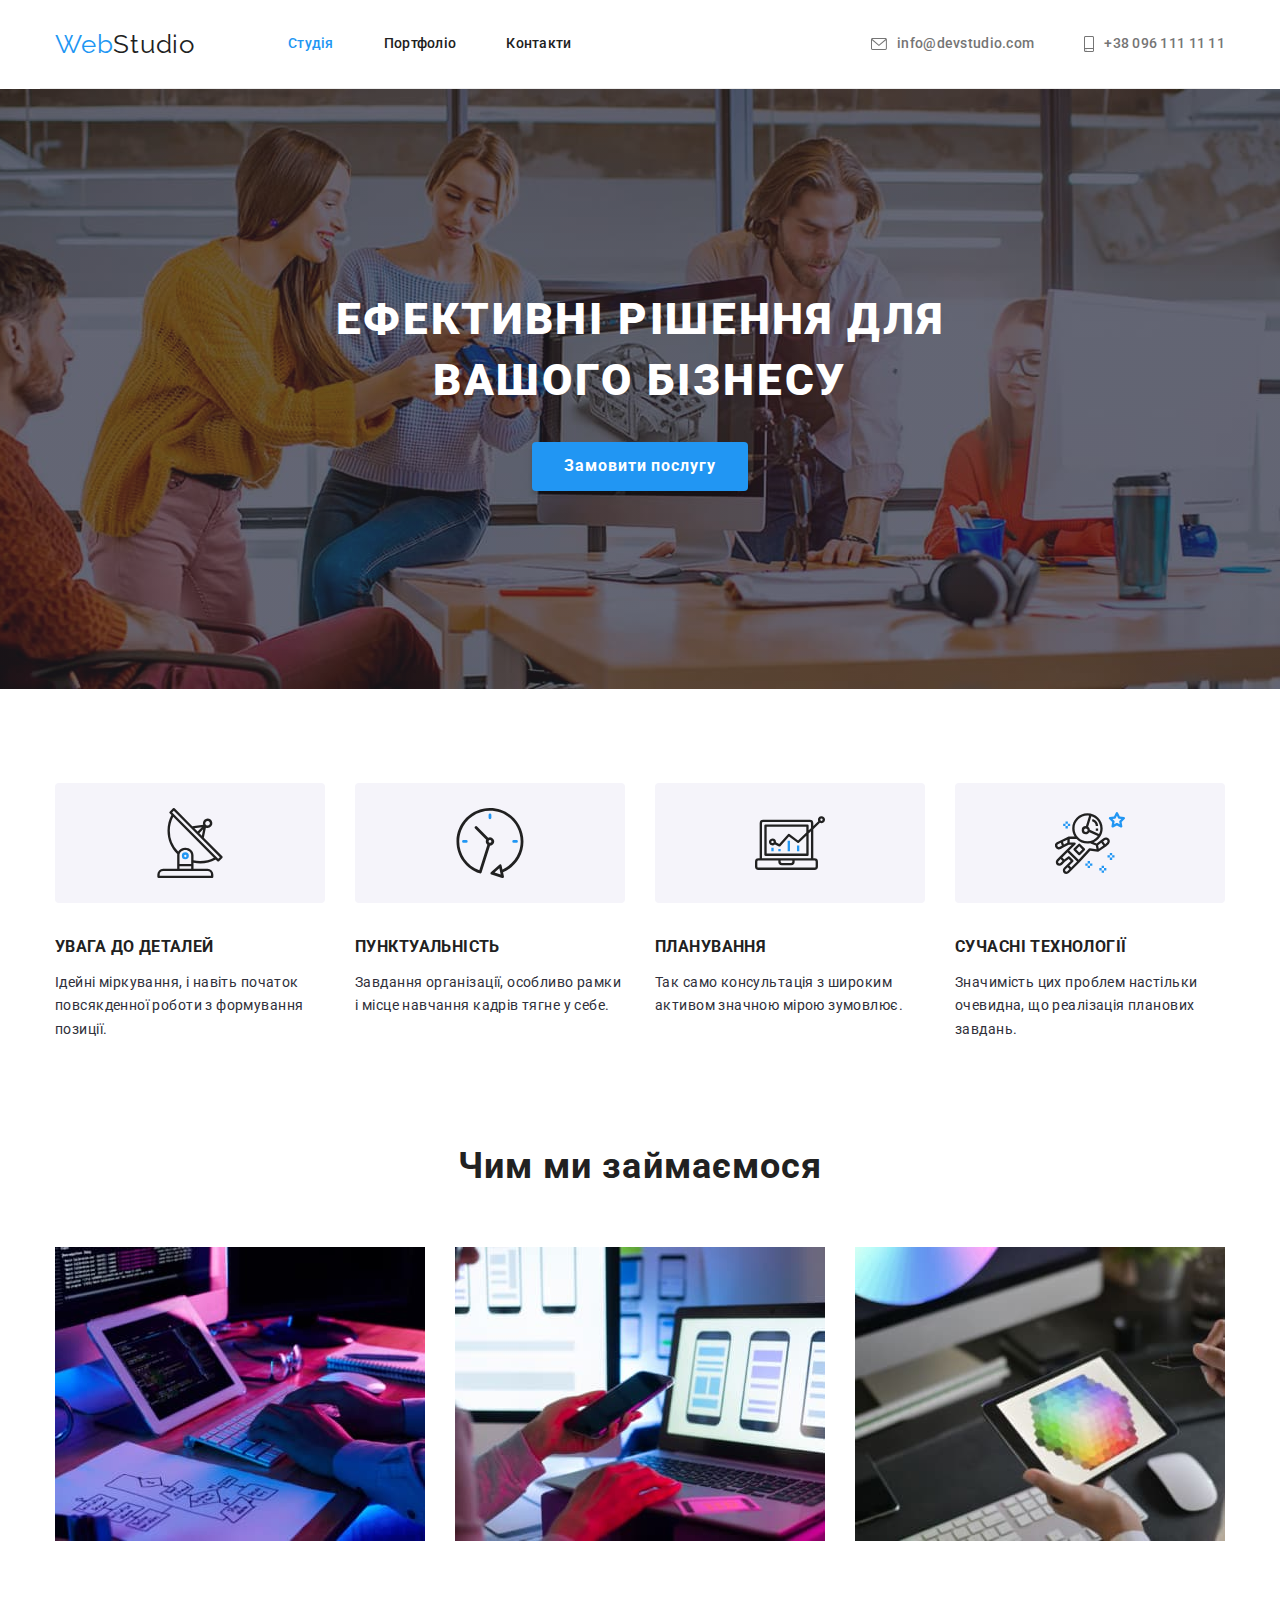
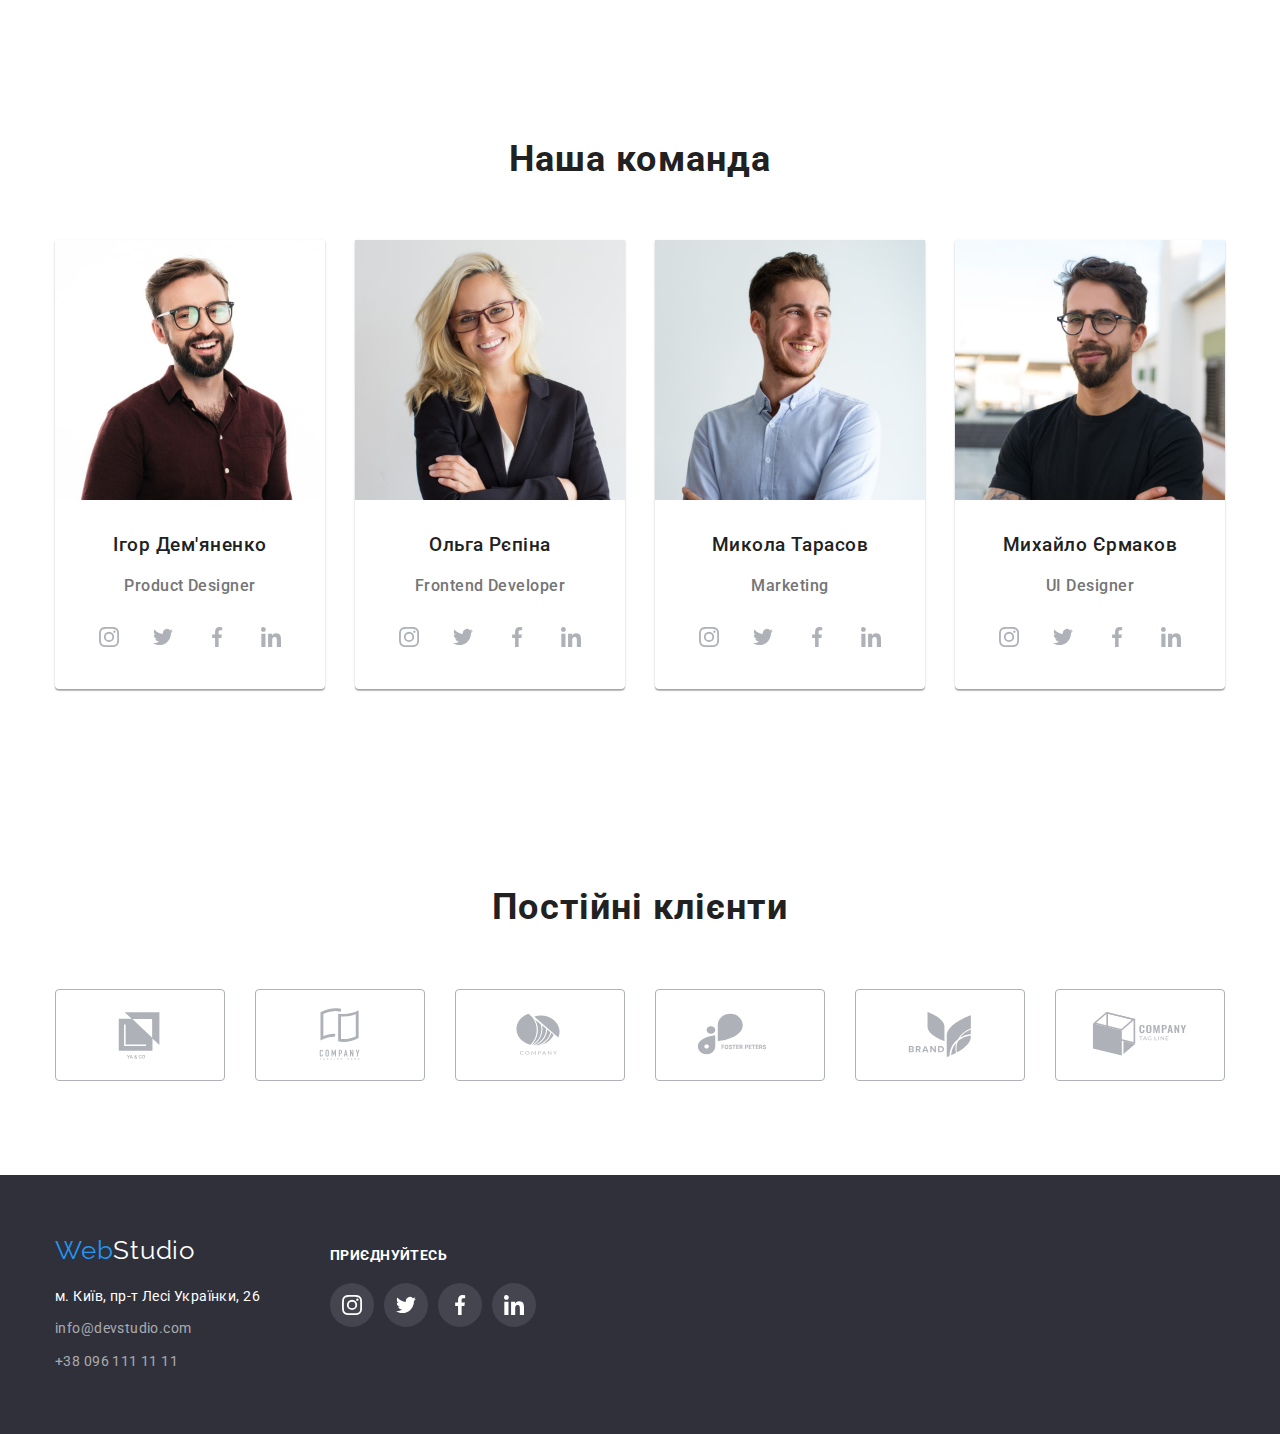
<file: index.html>
<!DOCTYPE html>
<html lang="uk">
  <head>
    <meta charset="UTF-8" />
    <meta name="viewport" content="width=device-width, initial-scale=1.0" />
    <title>WebStudio</title>
    <link
      rel="stylesheet"
      href="https://cdnjs.cloudflare.com/ajax/libs/modern-normalize/1.0.0/modern-normalize.min.css"
    />
    <link />
    <link
      href="https://fonts.googleapis.com/css2?family=Raleway:wght@700&family=Roboto:wght@400;500;700;900&display=swap"
      rel="stylesheet"
    />
    <link rel="stylesheet" href="./css/styles.css" />
  </head>
  <body>
    <header>
      <div class="container main-nav">
        <a href="./index.html" class="logo">
          <span class="logo-title">Web</span>Studio
        </a>
        <nav>
          <ul class="site-nav list">
            <li class="item">
              <a href="./index.html" class="link current">Студія</a>
            </li>
            <li class="item">
              <a href="./portfolio.html" class="link">Портфоліо</a>
            </li>
            <li class="item"><a href="" class="link">Контакти</a></li>
          </ul>
        </nav>
        <ul class="contacts list">
          <li class="item">
            <a href="mailto:info@devstudio.com" class="link">
              <svg class="icon-mail" width="16" height="16">
                <use href="./images/icons.svg#icon-mail"></use>
              </svg>
              <span>info@devstudio.com</span></a
            >
          </li>
          <li class="item">
            <a href="tel:+380961111111" class="link">
              <svg class="icon-phone" width="10" height="16">
                <use href="./images/icons.svg#icon-smartphone"></use>
              </svg>
              <span>+38 096 111 11 11</span></a
            >
          </li>
        </ul>
      </div>
    </header>
    <main>
      <!--Герой-->
      <section class="hero overlay">
        <h1 class="title">
          Ефективні рішення для <br />
          вашого бізнесу
        </h1>
        <button type="button" class="button">Замовити послугу</button>
      </section>

      <!--Переваги-->
      <section class="advantages section">
        <!-- <h2>Переваги компанії</h2> -->
        <div class="container">
          <ul class="list">
            <li class="item">
              <div class="advantages-icon">
                <svg class="icon-antenna" width="70" height="70">
                  <use href="./images/icons.svg#icon-antenna"></use>
                </svg>
              </div>
              <h3 class="title">УВАГА ДО ДЕТАЛЕЙ</h3>
              <p class="text">
                Ідейні міркування, і навіть початок повсякденної роботи з
                формування позиції.
              </p>
            </li>
            <li class="item">
              <div class="advantages-icon">
                <svg class="icon-clock" width="70" height="70">
                  <use href="./images/icons.svg#icon-clock"></use>
                </svg>
              </div>
              <h3 class="title">ПУНКТУАЛЬНІСТЬ</h3>
              <p class="text">
                Завдання організації, особливо рамки і місце навчання кадрів
                тягне у себе.
              </p>
            </li>
            <li class="item">
              <div class="advantages-icon">
                <svg class="icon-diagram" width="70" height="70">
                  <use href="./images/icons.svg#icon-diagram"></use>
                </svg>
              </div>
              <h3 class="title">ПЛАНУВАННЯ</h3>
              <p class="text">
                Так само консультація з широким активом значною мірою зумовлює.
              </p>
            </li>
            <li class="item">
              <div class="advantages-icon">
                <svg class="icon-astronaut" width="70" height="70">
                  <use href="./images/icons.svg#icon-astronaut"></use>
                </svg>
              </div>
              <h3 class="title">СУЧАСНІ ТЕХНОЛОГІЇ</h3>
              <p class="text">
                Значимість цих проблем настільки очевидна, що реалізація
                планових завдань.
              </p>
            </li>
          </ul>
        </div>
      </section>

      <!--Чим займаємось-->
      <section class="activity">
        <div class="container">
          <h2 class="title">Чим ми займаємося</h2>
          <ul class="list">
            <li class="item">
              <img
                src="./images/box1.jpg"
                alt="Процес роботи за комп'ютером"
                width="370"
                height="294"
              />
            </li>
            <li class="item">
              <img
                src="./images/box2.jpg"
                alt="Процес роботи за комп'ютером"
                width="370"
                height="294"
              />
            </li>
            <li class="item">
              <img
                src="./images/box3.jpg"
                alt="Процес роботи за комп'ютером"
                width="370"
                height="294"
              />
            </li>
          </ul>
        </div>
      </section>

      <!--Наша команда-->
      <section class="team section">
        <div class="container">
          <h2 class="title">Наша команда</h2>
          <ul class="list">
            <li class="team-item">
              <img
                class="team-img"
                src="./images/photo1.jpg"
                alt="Фото Ігоря Дем'яненко"
                width="270"
                height="260"
              />
              <h3 class="title-h3">Ігор Дем'яненко</h3>
              <p lang="en" class="text">Product Designer</p>
              <ul class="team-links">
                <li class="item">
                  <a href="" class="link">
                    <svg class="icon-instagram" width="20" height="20">
                      <use href="./images/icons.svg#icon-instagram"></use>
                    </svg>
                  </a>
                </li>
                <li class="item">
                  <a href="" class="link">
                    <svg class="icon-twitter" width="20" height="20">
                      <use href="./images/icons.svg#icon-twitter"></use>
                    </svg>
                  </a>
                </li>
                <li class="item">
                  <a href="" class="link">
                    <svg class="icon-facebook" width="20" height="20">
                      <use href="./images/icons.svg#icon-facebook"></use>
                    </svg>
                  </a>
                </li>
                <li class="item">
                  <a href="" class="link">
                    <svg class="icon-linkedin" width="20" height="20">
                      <use href="./images/icons.svg#icon-linkedin"></use>
                    </svg>
                  </a>
                </li>
              </ul>
            </li>
            <li class="team-item">
              <img
                class="team-img"
                src="./images/photo2.jpg"
                alt="Фото Ольги Рєпіної"
                width="270"
                height="260"
              />
              <h3 class="title-h3">Ольга Рєпіна</h3>
              <p lang="en" class="text">Frontend Developer</p>
              <ul class="team-links">
                <li class="item">
                  <a href="" class="link">
                    <svg class="icon-instagram" width="20" height="20">
                      <use href="./images/icons.svg#icon-instagram"></use>
                    </svg>
                  </a>
                </li>
                <li class="item">
                  <a href="" class="link">
                    <svg class="icon-twitter" width="20" height="20">
                      <use href="./images/icons.svg#icon-twitter"></use>
                    </svg>
                  </a>
                </li>
                <li class="item">
                  <a href="" class="link">
                    <svg class="icon-facebook" width="20" height="20">
                      <use href="./images/icons.svg#icon-facebook"></use>
                    </svg>
                  </a>
                </li>
                <li class="item">
                  <a href="" class="link">
                    <svg class="icon-linkedin" width="20" height="20">
                      <use href="./images/icons.svg#icon-linkedin"></use>
                    </svg>
                  </a>
                </li>
              </ul>
            </li>
            <li class="team-item">
              <img
                class="team-img"
                src="./images/photo3.jpg"
                alt="Фото Миколи Тарасова"
                width="270"
                height="260"
              />
              <h3 class="title-h3">Микола Тарасов</h3>
              <p lang="en" class="text">Marketing</p>
              <ul class="team-links">
                <li class="item">
                  <a href="" class="link">
                    <svg class="icon-instagram" width="20" height="20">
                      <use href="./images/icons.svg#icon-instagram"></use>
                    </svg>
                  </a>
                </li>
                <li class="item">
                  <a href="" class="link">
                    <svg class="icon-twitter" width="20" height="20">
                      <use href="./images/icons.svg#icon-twitter"></use>
                    </svg>
                  </a>
                </li>
                <li class="item">
                  <a href="" class="link">
                    <svg class="icon-facebook" width="20" height="20">
                      <use href="./images/icons.svg#icon-facebook"></use>
                    </svg>
                  </a>
                </li>
                <li class="item">
                  <a href="" class="link">
                    <svg class="icon-linkedin" width="20" height="20">
                      <use href="./images/icons.svg#icon-linkedin"></use>
                    </svg>
                  </a>
                </li>
              </ul>
            </li>
            <li class="team-item">
              <img
                class="team-img"
                src="./images/photo4.jpg"
                alt="Фото Михайла Єрмакова"
                width="270"
                height="260"
              />
              <h3 class="title-h3">Михайло Єрмаков</h3>
              <p lang="en" class="text">UI Designer</p>
              <ul class="team-links">
                <li class="item">
                  <a href="" class="link">
                    <svg class="icon-instagram" width="20" height="20">
                      <use href="./images/icons.svg#icon-instagram"></use>
                    </svg>
                  </a>
                </li>
                <li class="item">
                  <a href="" class="link">
                    <svg class="icon-twitter" width="20" height="20">
                      <use href="./images/icons.svg#icon-twitter"></use>
                    </svg>
                  </a>
                </li>
                <li class="item">
                  <a href="" class="link">
                    <svg class="icon-facebook" width="20" height="20">
                      <use href="./images/icons.svg#icon-facebook"></use>
                    </svg>
                  </a>
                </li>
                <li class="item">
                  <a href="" class="link">
                    <svg class="icon-linkedin" width="20" height="20">
                      <use href="./images/icons.svg#icon-linkedin"></use>
                    </svg>
                  </a>
                </li>
              </ul>
            </li>
          </ul>
        </div>
      </section>
      <section class="clients section">
        <div class="container">
          <h2 class="title">Постійні клієнти</h2>
          <ul class="clients-list">
            <li class="item">
              <a href="" class="link">
                <svg class="icon-clien-1" width="106" height="60">
                  <use href="./images/icons.svg#icon-logo-1"></use>
                </svg>
              </a>
            </li>
            <li class="item">
              <a href="" class="link">
                <svg class="icon-clien-2" width="106" height="60">
                  <use href="./images/icons.svg#icon-logo-2"></use>
                </svg>
              </a>
            </li>
            <li class="item">
              <a href="" class="link">
                <svg class="icon-clien-3" width="106" height="60">
                  <use href="./images/icons.svg#icon-logo-3"></use>
                </svg>
              </a>
            </li>
            <li class="item">
              <a href="" class="link">
                <svg class="icon-clien-4" width="106" height="60">
                  <use href="./images/icons.svg#icon-logo-4"></use>
                </svg>
              </a>
            </li>
            <li class="item">
              <a href="" class="link">
                <svg class="icon-clien-5" width="106" height="60">
                  <use href="./images/icons.svg#icon-logo-5"></use>
                </svg>
              </a>
            </li>
            <li class="item">
              <a href="" class="link">
                <svg class="icon-clien-6" width="106" height="60">
                  <use href="./images/icons.svg#icon-logo-6"></use>
                </svg>
              </a>
            </li>
          </ul>
        </div>
      </section>
    </main>
    <footer class="footer">
      <div class="container company-links">
        <div>
          <a href="./index.html" class="logo">
            <span class="logo-title">Web</span>Studio
          </a>
          <address class="adress">
            <ul class="list">
              <li class="item">
                <a
                  href="https://goo.gl/maps/QPhrkgnxsr3q7sDc9"
                  target="_blank"
                  rel="noopener noreferrer nofollow"
                  class="link-map"
                  >м. Київ, пр-т Лесі Українки, 26</a
                >
              </li>
              <li class="item">
                <a href="mailto:info@devstudio.com" class="link-contact"
                  >info@devstudio.com</a
                >
              </li>
              <li class="item">
                <a href="tel:+380961111111" class="link-contact"
                  >+38 096 111 11 11</a
                >
              </li>
            </ul>
          </address>
        </div>
        <div class="join">
          <h2 class="title">приєднуйтесь</h2>
          <ul class="sociallinks list">
            <li class="item">
              <a href="" class="link">
                <svg class="icon-instagram" width="20" height="20">
                  <use href="./images/icons.svg#icon-instagram"></use>
                </svg>
              </a>
            </li>
            <li class="item">
              <a href="" class="link">
                <svg class="icon-twitter" width="20" height="20">
                  <use href="./images/icons.svg#icon-twitter"></use>
                </svg>
              </a>
            </li>
            <li class="item">
              <a href="" class="link">
                <svg class="icon-facebook" width="20" height="20">
                  <use href="./images/icons.svg#icon-facebook"></use>
                </svg>
              </a>
            </li>
            <li class="item">
              <a href="" class="link">
                <svg class="icon-linkedin" width="20" height="20">
                  <use href="./images/icons.svg#icon-linkedin"></use>
                </svg>
              </a>
            </li>
          </ul>
        </div>
      </div>
        
    </footer>
  </body>
</html>
</file>
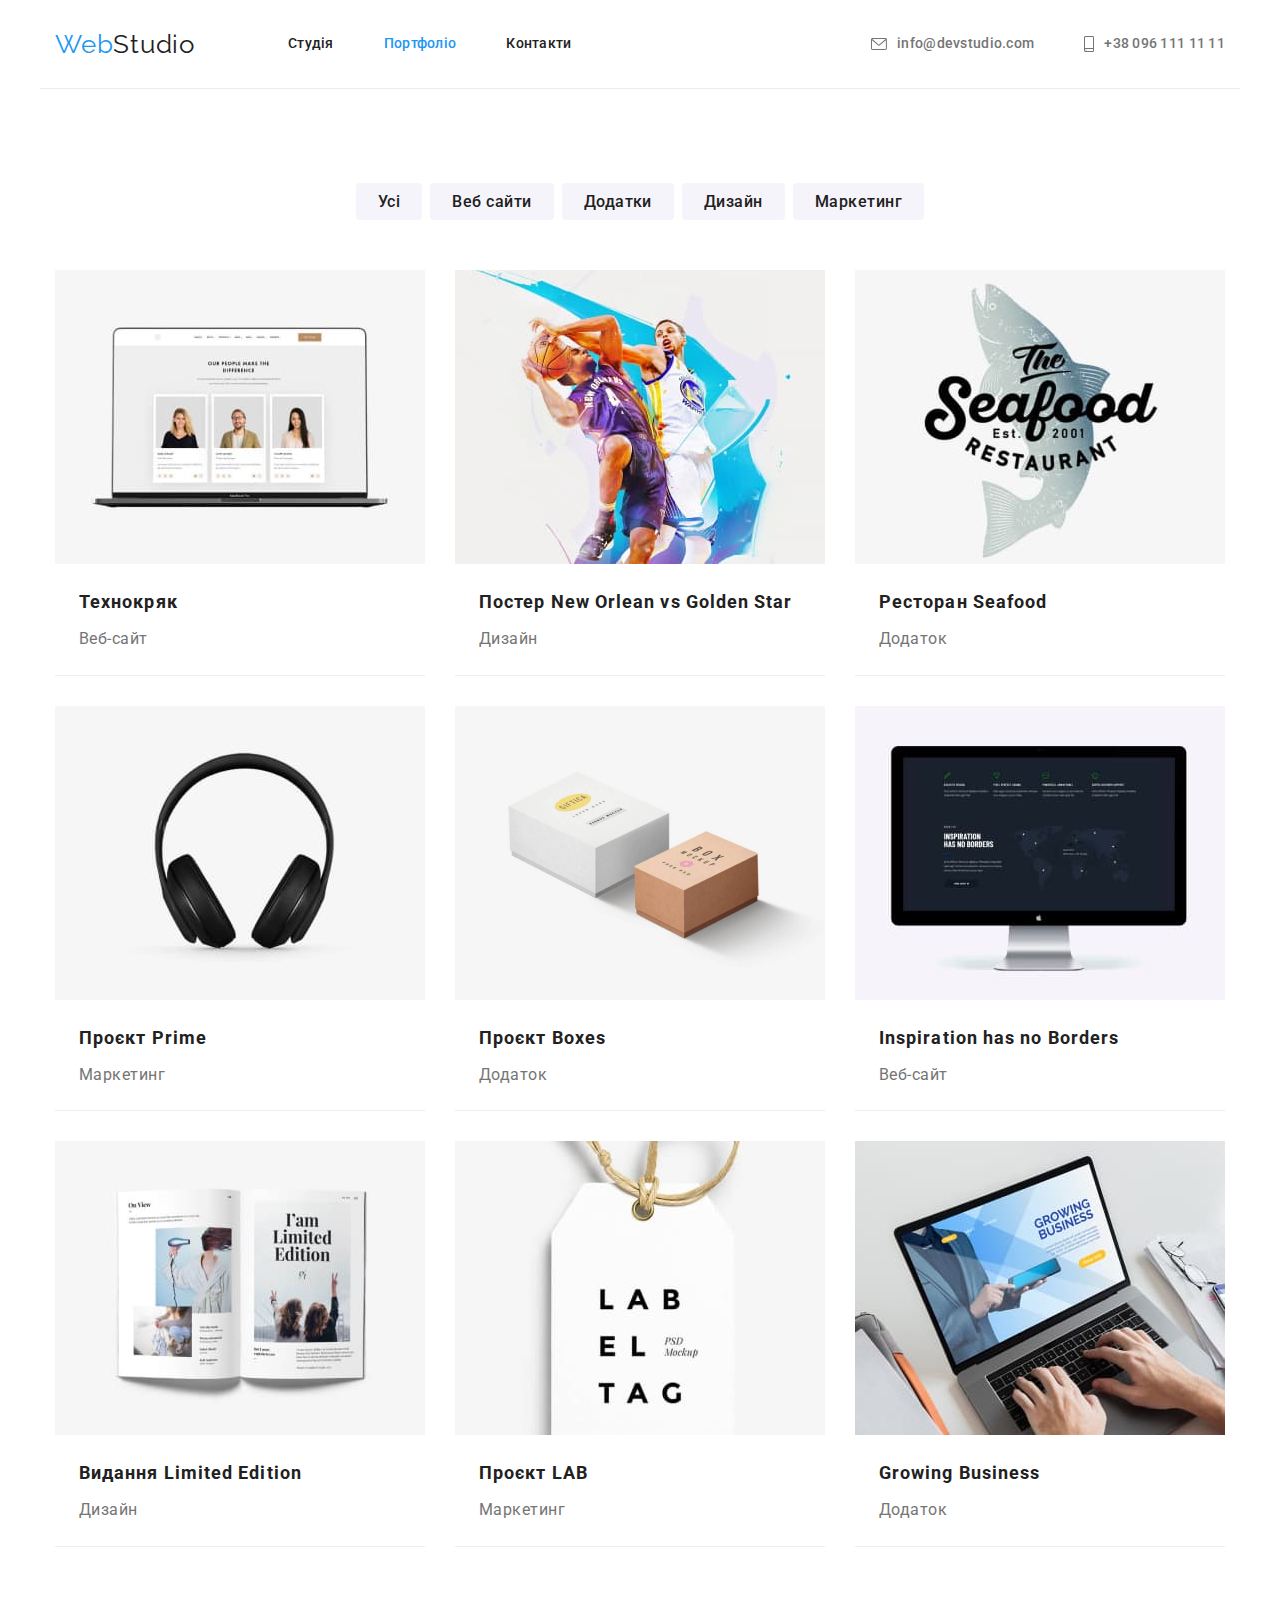
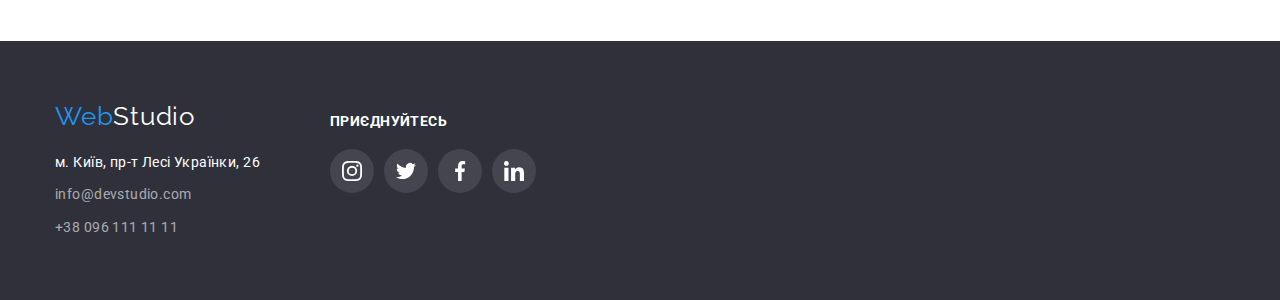
<file: portfolio.html>
<!DOCTYPE html>
<html lang="uk">
  <head>
    <meta charset="UTF-8" />
    <meta name="viewport" content="width=device-width, initial-scale=1.0" />
    <title>Portfolio</title>
    <link
      rel="stylesheet"
      href="https://cdnjs.cloudflare.com/ajax/libs/modern-normalize/1.0.0/modern-normalize.min.css"
    />
    <link
      href="https://fonts.googleapis.com/css2?family=Raleway:wght@700&family=Roboto:wght@400;500;700;900&display=swap"
      rel="stylesheet"
    />
    <link rel="stylesheet" href="./css/styles.css" />
  </head>
  <body>
    <header>
      <div class="container main-nav">
        <a href="./index.html" class="logo">
          <span class="logo-title">Web</span>Studio
        </a>
        <nav>
          <ul class="site-nav list">
            <li class="item">
              <a href="./index.html" class="link">Студія</a>
            </li>
            <li class="item">
              <a href="./portfolio.html" class="link current">Портфоліо</a>
            </li>
            <li class="item"><a href="" class="link">Контакти</a></li>
          </ul>
        </nav>
        <ul class="contacts list">
          <li class="item">
            <a href="mailto:info@devstudio.com" class="link">
              <svg class="icon-mail" width="16" height="16">
                <use href="./images/icons.svg#icon-mail"></use>
              </svg>
              <span>info@devstudio.com</span></a
            >
          </li>
          <li class="item">
            <a href="tel:+380961111111" class="link">
              <svg class="icon-phone" width="10" height="16">
                <use href="./images/icons.svg#icon-smartphone"></use>
              </svg>
              <span>+38 096 111 11 11</span></a
            >
          </li>
        </ul>
      </div>
    </header>

    <main>
      <!-- роботи -->
      <section class="works section">
        <div class="container">
          <!-- <h2>Фільтр робіт</h2> -->
          <ul class="works-list-button">
            <li class="item"><button type="button" class="button">Усі</button></li>
            <li class="item"><button type="button" class="button">Веб сайти</button></li>
            <li class="item"><button type="button" class="button">Додатки</button></li>
            <li class="item"><button type="button" class="button">Дизайн</button></li>
            <li class="item"><button type="button" class="button">Маркетинг</button></li>
          </ul>
          <ul class="list">
            <li class="works-item">
              <a href="" class="link">
                <img class="works-img"
                  src="./images/kryak.jpg"
                  alt="Монітор ноутбука"
                  width="370"
                  height="294"
                />
                <h3 class="title-h3">Технокряк</h3>
                <p class="text">Веб-сайт</p>
              </a>
            </li>
            <li class="works-item">
              <a href="" class="link">
                <img class="works-img"
                  src="./images/orlean-star.jpg"
                  alt="Гра в баскетбол"
                  width="370"
                  height="294"
                />
                <h3 class="title-h3">Постер New Orlean vs Golden Star</h3>
                <p class="text">Дизайн</p>
              </a>
            </li>
            <li class="works-item">
              <a href="" class="link">
                <img class="works-img"
                  src="./images/seafood.jpg"
                  alt="Лого рибного ресторану"
                  width="370"
                  height="294"
                />
                <h3 class="title-h3">Ресторан Seafood</h3>
                <p class="text">Додаток</p>
              </a>
            </li>
            <li class="works-item">
              <a href="" class="link">
                <img class="works-img"
                  src="./images/prime.jpg"
                  alt="Навушники"
                  width="370"
                  height="294"
                />
                <h3 class="title-h3">Проєкт Prime</h3>
                <p class="text">Маркетинг</p>
              </a>
            </li>
            <li class="works-item">
              <a href="" class="link">
                <img class="works-img"
                  src="./images/boxes.jpg"
                  alt="Дві корбки"
                  width="370"
                  height="294"
                />
                <h3 class="title-h3">Проєкт Boxes</h3>
                <p class="text">Додаток</p>
              </a>
            </li>
            <li class="works-item">
              <a href="" class="link">
                <img class="works-img"
                  src="./images/inspiration.jpg"
                  alt="Екран монітору"
                  width="370"
                  height="294"
                />
                <h3 class="title-h3">Inspiration has no Borders</h3>
                <p class="text">Веб-сайт</p>
              </a>
            </li>
            <li class="works-item">
              <a href="" class="link">
                <img class="works-img"
                  src="./images/limited-edition.jpg"
                  alt="Сторінки журналу"
                  width="370"
                  height="294"
                />
                <h3 class="title-h3">Видання Limited Edition</h3>
                <p class="text">Дизайн</p>
              </a>
            </li>
            <li class="works-item">
              <a href="" class="link">
                <img class="works-img"
                  src="./images/lab.jpg"
                  alt="Ярлик"
                  width="370"
                  height="294"
                />
                <h3 class="title-h3">Проєкт LAB</h3>
                <p class="text">Маркетинг</p>
              </a>
            </li>
            <li class="works-item">
              <a href="" class="link">
                <img class="works-img"
                  src="./images/growing-business.jpg"
                  alt="Сайт бізнес проєктів"
                  width="370"
                  height="294"
                />
                <h3 class="title-h3">Growing Business</h3>
                <p class="text">Додаток</p>
              </a>
            </li>
          </ul>
        </div>
      </section>
    </main>
    <footer class="footer">
      <div class="container company-links">
        <div>
          <a href="./index.html" class="logo">
            <span class="logo-title">Web</span>Studio
          </a>
          <address class="adress">
            <ul class="list">
              <li class="item">
                <a
                  href="https://goo.gl/maps/QPhrkgnxsr3q7sDc9"
                  target="_blank"
                  rel="noopener noreferrer nofollow"
                  class="link-map"
                  >м. Київ, пр-т Лесі Українки, 26</a
                >
              </li>
              <li class="item">
                <a href="mailto:info@devstudio.com" class="link-contact"
                  >info@devstudio.com</a
                >
              </li>
              <li class="item">
                <a href="tel:+380961111111" class="link-contact"
                  >+38 096 111 11 11</a
                >
              </li>
            </ul>
          </address>
        </div>
        <div class="join">
          <h2 class="title">приєднуйтесь</h2>
          <ul class="sociallinks list">
            <li class="item">
              <a href="" class="link">
                <svg class="icon-instagram" width="20" height="20">
                  <use href="./images/icons.svg#icon-instagram"></use>
                </svg>
              </a>
            </li>
            <li class="item">
              <a href="" class="link">
                <svg class="icon-twitter" width="20" height="20">
                  <use href="./images/icons.svg#icon-twitter"></use>
                </svg>
              </a>
            </li>
            <li class="item">
              <a href="" class="link">
                <svg class="icon-facebook" width="20" height="20">
                  <use href="./images/icons.svg#icon-facebook"></use>
                </svg>
              </a>
            </li>
            <li class="item">
              <a href="" class="link">
                <svg class="icon-linkedin" width="20" height="20">
                  <use href="./images/icons.svg#icon-linkedin"></use>
                </svg>
              </a>
            </li>
          </ul>
        </div>
      </div>
    </footer>
  </body>
</html>
</file>
<file: css/styles.css>
/* первинний фон #FFFFFF */
/* вторинний фон #2F303A */
/* колір основного тексту #212121 */
/* колір вторинного тексту #757575 */
/* білий текст #FFFFFF */
/* контекст #2196F3 */
/* білий колір блідий rgba(255, 255, 255, 0.6) */

:root {
  --primary-bg-color: #ffffff;
  --secondary-bg-color: #2f303a;
  --primary-text-color: #212121;
  --secondary-text-color: #757575;
  --white-text-color: #ffffff;
  --accent-color: #2196f3;
  --white-text-color-bl: rgba(255, 255, 255, 0.6);
}

body {
  background-color: var(--primary-bg-color);
  color: var(--primary-text-color);
  font-family: Roboto, sans-serif;
  letter-spacing: 0.42px;
  font-size: 14px;
  line-height: 1.7;
}

.container {
  margin-left: auto;
  margin-right: auto;
  padding-left: 15px;
  padding-right: 15px;
  width: 1200px;
  /* outline: 1px solid tomato; */
}

.section {
  padding-top: 94px;
  padding-bottom: 94px;
}

/* Прибрати стилі */
.link,
.link-contact,
.link-map {
  text-decoration: none;
}

.list,
.works-list-button,
.team-links,
.clients-list {
  list-style: none;
  padding: 0px;
  margin: 0px;
}

img {
  display: block;
}

/* Хедер */
/* Логотип */
.logo {
  color: var(--primary-text-color);
  font-style: normal;
  line-height: normal;
  font-size: 26px;
  font-family: Raleway, sans-serif;
  letter-spacing: 0.78px;
  text-decoration: none;
}

.logo-title {
  color: var(--accent-color);
}

/* Навігація */
.main-nav {
  display: flex;
  align-items: center;
  border-bottom: 1px solid #ececec;
}

.site-nav {
  display: flex;
  margin-left: 93px;
  font-weight: 500;
  letter-spacing: 0.28px;
  list-style: none;
}

.contacts {
  display: flex;
  margin-left: auto;
  font-weight: 500;
  letter-spacing: 0.28px;
  list-style: none;
}

.item .link {
  display: flex;
  align-items: center;
}

.site-nav .item:not(:first-child) {
  margin-left: 50px;
}

.contacts .item:not(:first-child) {
  margin-left: 50px;
}

.site-nav .link {
  display: block;
  padding-top: 32px;
  padding-bottom: 32px;
  color: var(--primary-text-color);
}

.contacts .link {
  color: var(--secondary-text-color);
}

.icon-mail,
.icon-phone {
  margin-right: 10px;
  fill: currentColor;
}

.icon-mail:hover,
.icon-phone:hover {
  fill: #2196f3;
}

.site-nav .link:hover,
.site-nav .link:focus,
.contacts .link:hover,
.contacts .link:focus {
  color: var(--accent-color);
}

.site-nav .link.current {
  color: var(--accent-color);
}

/* Герой */
.hero {
  padding-top: 200px;
  padding-bottom: 200px;
  background-color: var(--secondary-bg-color);
  text-align: center;
}

.overlay {
  max-width: 1600px;
  height: 600px;
  /* outline: solid 1px tomato; */
  margin-left: auto;
  margin-right: auto;
  background-image: linear-gradient(
      to right,
      rgba(47, 48, 58, 0.4),
      rgba(47, 48, 58, 0.4)
    ),
    url(../images/hero.jpg);
  background-size: cover;
  background-position: center;
  background-repeat: no-repeat;
}

.hero .title {
  margin-top: 0px;
  margin-bottom: 30px;
  color: var(--white-text-color);
  font-size: 44px;
  font-weight: 900;
  line-height: 1.4;
  letter-spacing: 2.64px;
  text-transform: uppercase;
}

.hero .button {
  padding: 10px 32px;
  min-width: 216px;
  color: var(--white-text-color);
  background-color: var(--accent-color);
  font-size: 16px;
  font-weight: 700;
  line-height: 1.8;
  letter-spacing: 0.96px;
  cursor: pointer;
  border-radius: 4px;
  border: none;
  box-shadow: 0px 4px 4px 0px rgba(0, 0, 0, 0.15);
}

/* Переваги */
.advantages .list {
  display: flex;
}

.advantages .item {
  min-width: 270px;
}

.advantages .item:not(:first-child) {
  margin-left: 30px;
}

.advantages .title {
  margin-top: 0px;
  margin-bottom: 10px;
  font-weight: 700;
  text-transform: uppercase;
}

.advantages .text {
  margin-top: 0px;
  margin-bottom: 0px;
  color: var(--secondary-bg-color);
}

.advantages-icon {
  width: 270px;
  height: 120px;
  border-radius: 4px;
  background: #f5f4fa;
  margin-bottom: 30px;
}

.icon-antenna,
.icon-clock,
.icon-diagram,
.icon-astronaut {
  margin: 25px 100px;
}

/* Діяльність */
.activity {
  padding-bottom: 94px;
}

.activity .list {
  display: flex;
}

.activity .item:not(:first-child) {
  margin-left: 30px;
}

.activity .title {
  margin-top: 0px;
  margin-bottom: 50px;
  font-size: 36px;
  font-weight: 700;
  letter-spacing: 1.08px;
  text-align: center;
}

/* Команада */
.team {
  font-size: 16px;
  font-weight: 500;
  letter-spacing: 0.48px;
}

.team .list {
  display: flex;
}

.team .title {
  margin-top: 0px;
  margin-bottom: 50px;
  font-size: 36px;
  font-weight: 700;
  letter-spacing: 1.08px;
  text-align: center;
}

.team-img {
  margin-bottom: 30px;
}

.team-item {
  min-width: 270px;
  padding-bottom: 30px;
  border-radius: 0px 0px 4px 4px;
  background: #fff;
  /* material shadow v1 */
  box-shadow: 0px 2px 1px 0px rgba(0, 0, 0, 0.2),
    0px 1px 1px 0px rgba(0, 0, 0, 0.14), 0px 1px 3px 0px rgba(0, 0, 0, 0.12);
}

.team .team-item + .team-item {
  margin-left: 30px;
}

.team .title-h3 {
  margin-top: 0px;
  margin-bottom: 10px;
  font-weight: 500;
  text-align: center;
}

.team .text {
  margin-top: 0px;
  margin-bottom: 16px;
  color: var(--secondary-text-color);
  text-align: center;
}

.team-links {
  display: flex;
  justify-content: center;
}

.team-links .link {
  width: 44px;
  height: 44px;
  background-color: var(--primary-bg-color);
  color: #afb1b8;
  border-radius: 50%;
}

.team-links .item + .item {
  margin-left: 10px;
}

.icon-instagram,
.icon-twitter,
.icon-facebook,
.icon-linkedin {
  margin: auto;
  fill: currentColor;
}

.team-links .link:hover {
  background-color: var(--accent-color);
  color: var(--primary-bg-color);
}

/* Клієнти */
.clients {
  color: var(--primary-text-color);
}

.clients .title {
  margin-top: 0px;
  margin-bottom: 50px;
  font-size: 36px;
  font-weight: 700;
  letter-spacing: 1.08px;
  text-align: center;
}

.clients-list {
  display: flex;
}

.clients-list .item:not(:first-child) {
  margin-left: 30px;
}

.clients-list .link {
  width: 170px;
  height: 92px;
  border-radius: 4px;
  border: 1px solid #afb1b8;
  color: #afb1b8;
}

.icon-clien-1,
.icon-clien-2,
.icon-clien-3,
.icon-clien-4,
.icon-clien-5,
.icon-clien-6 {
  margin: auto;
  fill: currentColor;
}

.clients-list .link:hover {
  color: var(--accent-color);
}

/* Роботи */
.works {
  color: var(--primary-text-color);
}

.works-list-button {
  display: flex;
  justify-content: center;
  margin-bottom: 50px;
}

.works-list-button .item:not(:first-child) {
  margin-left: 8px;
}

.works .list {
  display: flex;
  flex-wrap: wrap;
  gap: 30px;
}

.works-img {
  margin-bottom: 20px;
}

.works-item {
  min-width: 370px;
  border-bottom: 1px solid #eee;
  margin-top: 0px;
  margin-bottom: 0px;
  flex-basis: calc((100%-2*30px / 3));
}

.works .button {
  padding: 6px 22px;
  /* min-width: 216px; */
  color: var(--primary-text-color);
  font-size: 16px;
  font-style: normal;
  font-weight: 500;
  line-height: 1.6;
  letter-spacing: 0.48px;
  cursor: pointer;
  border-radius: 4px;
  background: #f5f4fa;
  border: none;
}

.works .button:hover,
.works .button-all:hover {
  color: var(--white-text-color);
  background-color: var(--accent-color);
  background: #2196f3;
  box-shadow: 0px 2px 2px 0px rgba(0, 0, 0, 0.12),
    0px 1px 2px 0px rgba(0, 0, 0, 0.08), 0px 3px 1px 0px rgba(0, 0, 0, 0.1);
}

.works .link {
  color: var(--primary-text-color);
}

.works .title-h3 {
  margin-top: 0;
  margin-bottom: 4px;
  padding-left: 24px;
  font-size: 18px;
  font-style: normal;
  font-weight: 700;
  line-height: 2;
  letter-spacing: 1.08px;
}

.works .text {
  margin-top: 0;
  margin-bottom: 20px;
  padding-left: 24px;
  color: var(--secondary-text-color);
  font-size: 16px;
  font-style: normal;
  font-weight: 400;
  line-height: 1.9;
  letter-spacing: 0.48px;
}

.works-item:hover {
  box-shadow: 1px 4px 6px 0px rgba(0, 0, 0, 0.16),
    0px 4px 4px 0px rgba(0, 0, 0, 0.06), 0px 1px 1px 0px rgba(0, 0, 0, 0.12);
}

/* Футер */
.footer {
  padding-top: 60px;
  padding-bottom: 60px;
  background-color: var(--secondary-bg-color);
  color: var(--white-text-color);
}

.company-links {
  display: flex;
  justify-content: stretch;
}

.adress {
  font-style: normal;
}

.adress .item:not(:last-child) {
  margin-bottom: 9px;
}

.footer .logo {
  display: block;
  margin-bottom: 20px;
}

.footer .logo,
.adress .link-map {
  color: var(--white-text-color);
}

.adress .link-contact {
  color: var(--white-text-color-bl);
}

.adress .link-map:hover,
.adress .link-map:focus,
.adress .link-contact:hover,
.adress .link-contact:focus {
  color: var(--accent-color);
}

.join {
  margin-top: 12px;
  margin-left: 70px;
}

.join .title {
  margin-bottom: 20px;
  margin-top: 0;
  color: #fff;
  font-family: Roboto;
  font-size: 14px;
  font-style: normal;
  font-weight: 700;
  line-height: normal;
  letter-spacing: 0.42px;
  text-transform: uppercase;
}

.sociallinks {
  display: flex;
  /* justify-content: left; */
}

.sociallinks .link {
  width: 44px;
  height: 44px;
  background-color: rgba(255, 255, 255, 0.1);
  color: var(--primary-bg-color);
  border-radius: 50%;
}

.sociallinks .item:not(:first-child) {
  margin-left: 10px;
}

.icon-instagram,
.icon-twitter,
.icon-facebook,
.icon-linkedin {
  margin: auto;
  fill: currentColor;
}

.sociallinks .link:hover {
  background-color: var(--accent-color);
  color: var(--primary-bg-color);
}
</file>
